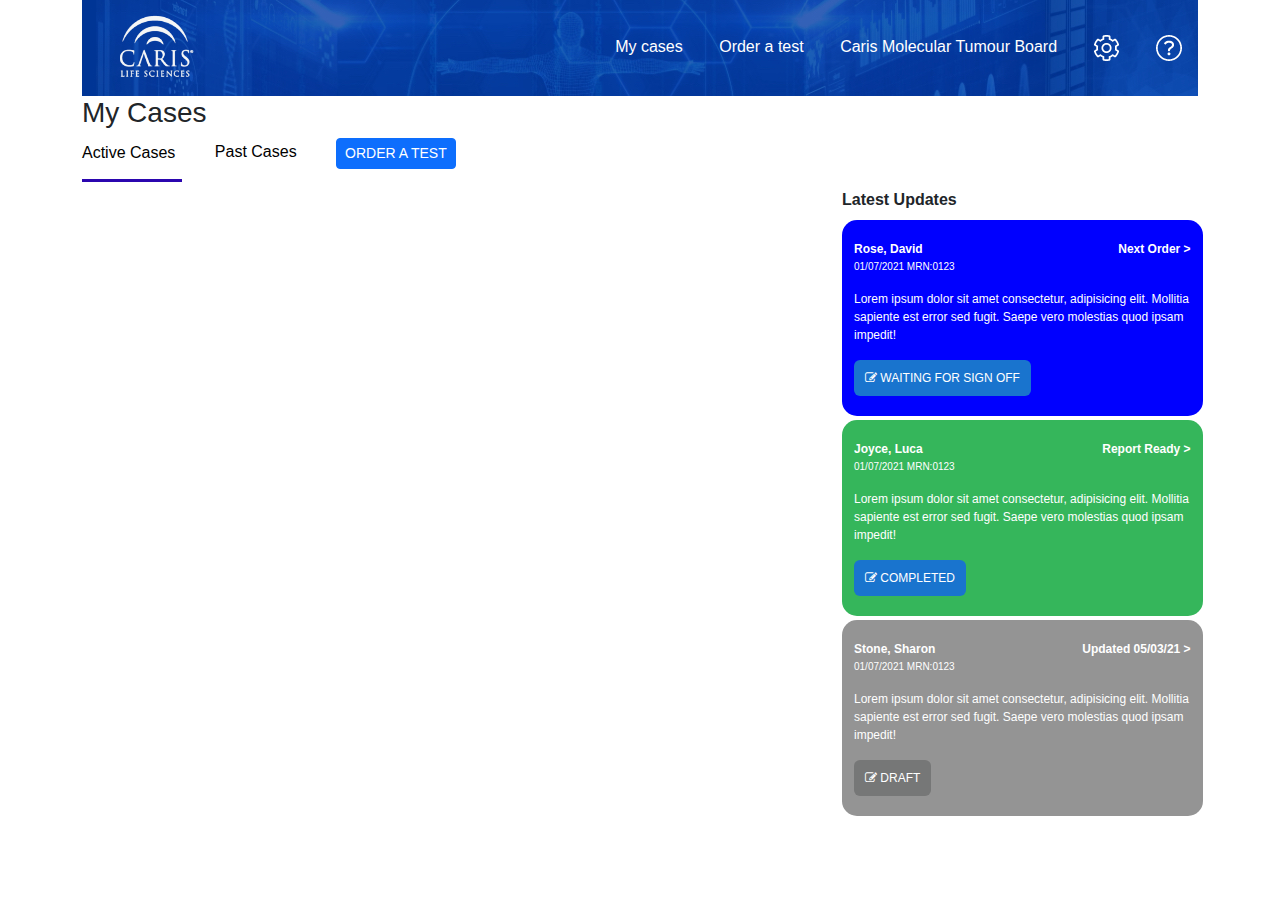
<file: index.html>
<!DOCTYPE html>
<html lang="en">
<head>
    <meta charset="UTF-8">
    <meta http-equiv="X-UA-Compatible" content="IE=edge">
    <meta name="viewport" content="width=device-width, initial-scale=1.0">
    <title>Document</title>
    <link rel="stylesheet" href="https://cdnjs.cloudflare.com/ajax/libs/font-awesome/4.7.0/css/font-awesome.min.css">
    <link rel="stylesheet" href="https://stackpath.bootstrapcdn.com/bootstrap/5.0.0-alpha1/css/bootstrap.min.css" >
    <link rel="stylesheet" href="style.css">

</head>
<body>
    <div class="container">
        <div class="row">
            <div class="col-12">
                <header>
                    <span id="logo"><img src="img/logo.png"></span>
                    <ul id="menu">
                        <li>My cases</li>
                        <li>Order a test</li>
                        <li>Caris Molecular Tumour Board</li>
                        <li id="settings"></li>
                        <li id="info"></li>
                    </ul>
                </header>
                <div id='main'>
                    <h3>My Cases</h3>
                    <a href="#">Active Cases</a> <a class="word-spacing" href="#" >Past Cases</a>
                    <button type="button" class="btn btn-primary btn-sm float-right">ORDER A TEST</button>
                     <p class="heading"></p>
                </div>
           </div>

        </div>
    </div>
     <div class="container">
         <div class="row">     
          <div class="col-md-8 offset-md-8">
              <p class="latest-hd">Latest Updates</p>

               <div class="updateprg-bl">
                 <div class="dr-next">
                    <p class="dr-name-l">Rose, David</p>
                    <p class="dr-name-r">Next Order ></p>
                 </div>
                <p class="dr-date">01/07/2021 MRN:0123 </p> 
                <p class="upd1">
                 Lorem ipsum dolor sit amet consectetur, adipisicing elit. Mollitia sapiente est error sed fugit. Saepe vero molestias quod ipsam impedit!</p>
                <button  class="btns-status-bl"><i class="fa fa-edit"></i> WAITING FOR SIGN OFF</button>
              </div>

              <div class="updateprg-g">
                <div class="dr-next">
                   <p class="dr-name-l">Joyce, Luca</p>
                   <p class="dr-name-r">Report Ready ></p>
                </div>
               <p class="dr-date">01/07/2021 MRN:0123 </p> 
               <p class="upd1">
                Lorem ipsum dolor sit amet consectetur, adipisicing elit. Mollitia sapiente est error sed fugit. Saepe vero molestias quod ipsam impedit!</p>
               <button  class="btns-status-bl"><i class="fa fa-edit"></i> COMPLETED </button>
             </div>

             
             <div class="updateprg-gr">
                <div class="dr-next">
                   <p class="dr-name-l">Stone, Sharon</p>
                   <p class="dr-name-r">Updated 05/03/21 ></p>
                </div>
               <p class="dr-date">01/07/2021 MRN:0123 </p> 
               <p class="upd1">
                Lorem ipsum dolor sit amet consectetur, adipisicing elit. Mollitia sapiente est error sed fugit. Saepe vero molestias quod ipsam impedit!</p>
               <button  class="btns-status-gr"><i class="fa fa-edit"></i> DRAFT </button>
             </div>
        
        </div>
     </div>

</body>
</html>
</file>
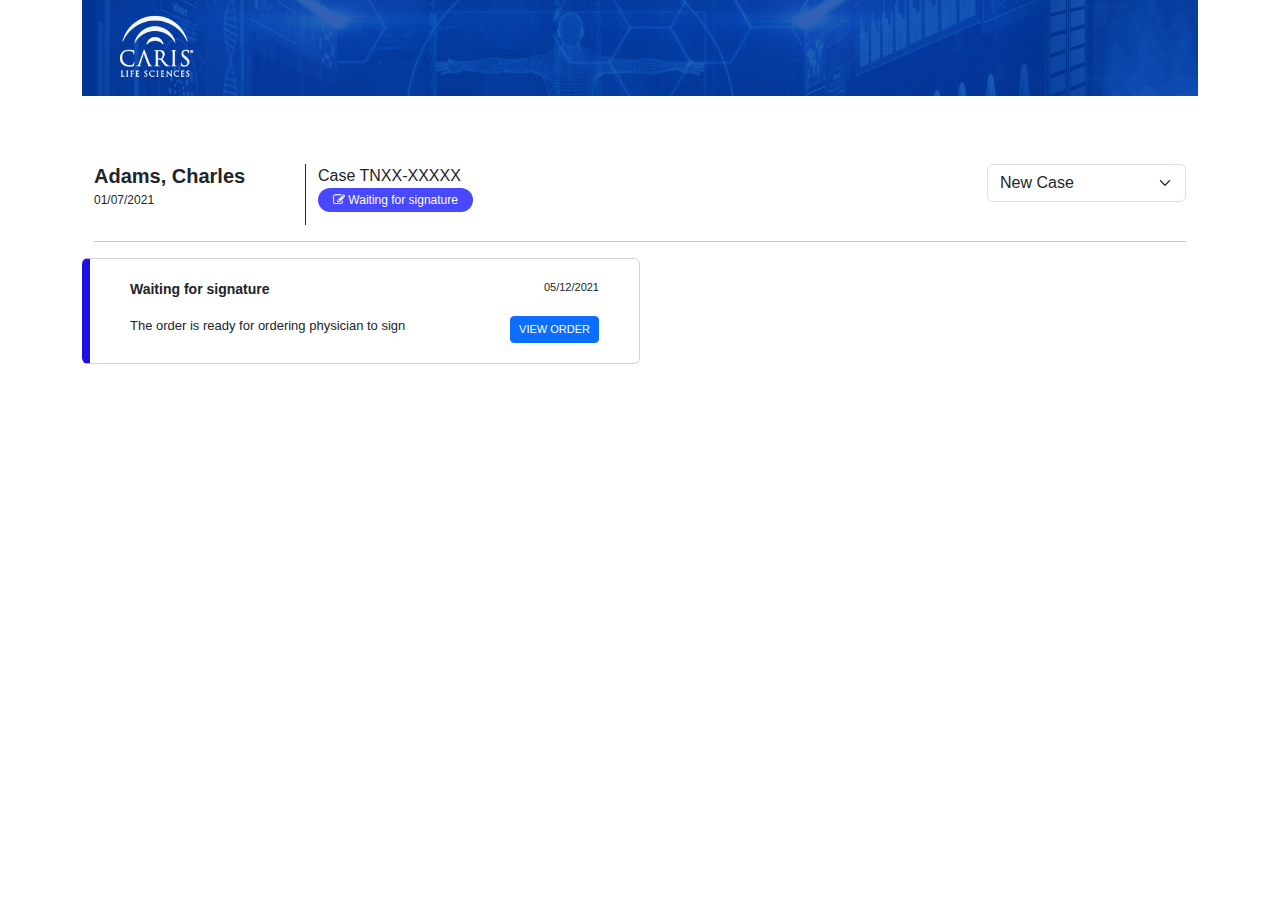
<file: index2.html>
<!DOCTYPE html>
<html lang="en">
<head>
    <meta charset="UTF-8">
    <meta http-equiv="X-UA-Compatible" content="IE=edge">
    <meta name="viewport" content="width=device-width, initial-scale=1.0">
    <title>Document</title>
    <link rel="stylesheet" href="https://cdnjs.cloudflare.com/ajax/libs/font-awesome/4.7.0/css/font-awesome.min.css">
    <link rel="stylesheet" href="https://stackpath.bootstrapcdn.com/bootstrap/5.0.0-alpha1/css/bootstrap.min.css" >
    <link rel="stylesheet" href="style.css">

</head>
<body>
    <div class="container">
        <div class="row">
            <div class="col-12">
                <header>
                    <span id="logo"><img src="img/logo.png"></span>
                    <ul id="menu">
                        <li>MY CASES</li>
                        <li>REQUEST MI TESTNG</li>
                        <li>CLINICAL TRIALS</li>
                        <li>FINANCIAL INFO</li>
                        <li>MOLECULAR TUMOR BOARD</li>
                        <li id="settings"></li>
                        <li id="info"></li>
                    </ul>
                </header>
        </div>
    </div>

    <div class="container">
        <div class="row">
          <div class="col-sm v-line" >
            <h5>Adams, Charles</h5>
            <p class="msg-date">01/07/2021 </p> 
          </div>
          <div class="col-sm" >
            <p>Case TNXX-XXXXX</p>
                <div class="status">
                    <button  class="btn-round"><i class="fa fa-edit"></i> Waiting for signature </button>
                </div>
          </div>
          <div class="col"></div>
          <div class="col"></div>
          <div class="col-sm">
          
            <select class="form-select">
                <option selected>New Case</option>
              </select>
          </div>
        </div>
        <hr>
      </div>
   
     <div class="container">
         <div class="row">     
          <div class="col-6 message "> 

              <div class="updateprg">
                <div class="dr-next">
                   <p class="msg-response">Waiting for signature</p>
                   <p class="msg-response-r">05/12/2021</p>
                </div>
               </div>
               <div class="dr-next">
               <p class="msg-p-text">The order is ready for ordering physician to sign</p>
                <button type="button" class="btn btn-primary btn-sm msg-response-r">VIEW ORDER</button>
               </div>
        </div>
     </div>
    </div>
</body>
</html>
</file>
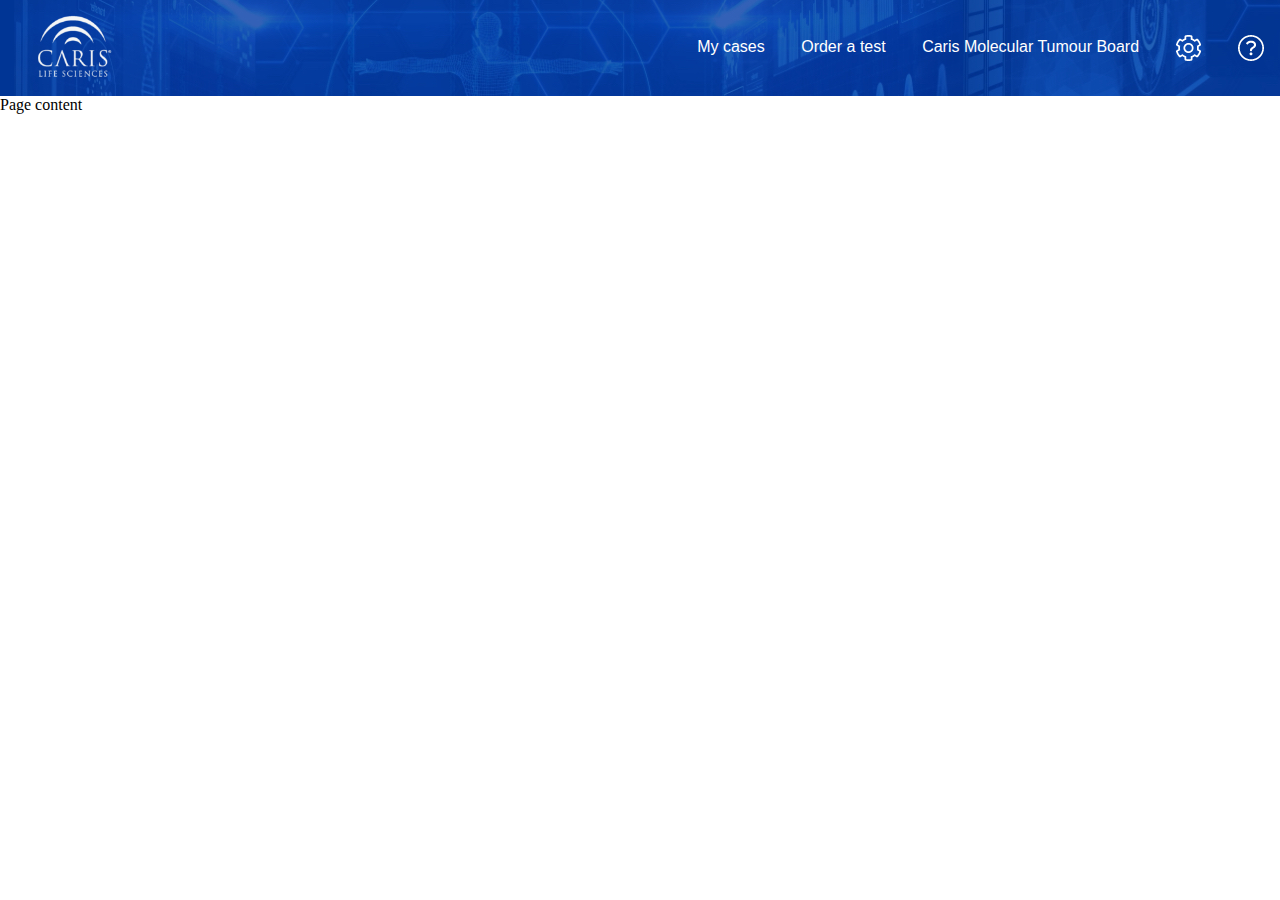
<file: html/header.html>
<html>
<head><title>MI Portal</title></head>
<style type="text/css">
	body{
		margin: 0;
	}
	header{
		background-image: url(img/bg-header.jpg);
		height: 96px;
		width: 100%;
		color: white;
		text-decoration: none;
		font-family: Arial, Helvetica, sans-serif;
	}
	#menu{
		display: inline-block;
		list-style-type: none;
		float: right;
		margin-top: 35px;
	}
	#menu li{
		display: inline-block;
		margin:  0 1rem;
	}
	#logo{
		background-image: url(img/logo.png);
		height: 77px;
		width: 146px;
		display: inline-block;
		background-repeat: no-repeat;
		margin-top: 10px;
	}
	#settings{
		background-image: url(img/cog.png);
		height: 26px;
		width: 26px;
		background-repeat: no-repeat;
		vertical-align: middle;
	}
	#info{
		background-image: url(img/question-circle.png);
		height: 26px;
		width: 26px;
		background-repeat: no-repeat;
		vertical-align: middle;
	}
	.menu-item{
		margin:  0 1rem;
	}
</style>
<body>
	<header>
		<span id="logo"></span>
		<ul id="menu">
			<li>My cases</li>
			<li>Order a test</li>
			<li>Caris Molecular Tumour Board</li>
			<li id="settings"></li>
			<li id="info"></li>
		</ul>
	</header>
	<div id='main'>Page content</div>
</body>
</html>
</file>
<file: style.css>
* {
    margin: 0;
    padding: 0;
    font-family: Arial, Helvetica, sans-serif;
}

header{
    background-image: url(img/bg-header.jpg);
    height: 96px;
    width: 100%;
    color: white;
    text-decoration: none;
}
#menu{
    display: inline-block;
    list-style-type: none;
    float: right;
    margin-top: 35px;
}
#menu li{
    display: inline-block;
    margin:  0 1rem;
}
#logo{
    background-image: url(img/logo.png);
    /* height: 77px;
    width: 146px; */
    display: inline-block;
    background-repeat: no-repeat;
    margin-top: 10px;
}
#settings{
    background-image: url(img/cog.png);
    height: 26px;
    width: 26px;
    background-repeat: no-repeat;
    vertical-align: middle;
}
#info{
    background-image: url(img/question-circle.png);
    height: 26px;
    width: 26px;
    background-repeat: no-repeat;
    vertical-align: middle;
}
.menu-item{
    margin:  0 1rem;
}
.heading {
    font-size:21px;
    font-weight: 500;
}
.heading::before {
    content:'';
    background: #2b06af;
    height:3px;
    width:100px;
    margin-left:0;
    display: block;
    transform: translateY(10px);
}
a {
    color: black;
    text-decoration: none;
}
.updateprg-bl {
    width: 49%;
    background:#0000FF;
    color:white;
    border-radius: 15px;
    margin-top: -1%;
    margin-bottom: .5%; 
    padding: 20px 12px; 
    box-sizing: border-box;
    transition: 0.5s;
}
.updateprg-g {
    width: 49%;
    background:#35b65b;
    color:white;
    border-radius: 15px;
    margin-bottom: .5%;
    padding: 20px 12px; 
    box-sizing: border-box;
    transition: 0.5s;
}
.updateprg-gr {
    width: 49%;
    background:#949494;
    color:white;
    border-radius: 15px;
    margin-bottom: 1%;
    padding: 20px 12px; 
    box-sizing: border-box;
    transition: 0.5s;
}
.updateprg:hover{
    box-shadow: 0 4px 8px 0 rgba(0, 0, 0, 0.2), 0 6px 20px 0 rgba(0, 0, 0, 0.19);
}
.latest-hd{
    font-weight: bold;
}
.dr-name-l{
    font-weight: bold;
    font-size: 12px;
    float:left;
}
.dr-name-r{
    font-weight: bold;
    font-size: 12px;
    float:right;
}
.dr-date{
    margin-top: -15px;
    font-size: 10px;
}
.dr-next{
    overflow: hidden;
}
.word-spacing {
     margin: 35px;
     
}
.btns-status-bl {
    background-color: rgb(25, 116, 206);
    border: none;
    color: white;
    padding: 9px 11px;
    border-radius: 6px;
    font-size: 12px;
    cursor: pointer;
  }
  .btns-status-bl:hover {
    background-color: rgb(47, 47, 247);
  }
  .btns-status-gr {
    background-color: rgb(118, 119, 119);
    border: none;
    color: white;
    padding: 9px 11px;
    border-radius: 6px;
    font-size: 12px;
    cursor: pointer;
  }
.btns-status-gr:hover {
    background-color: rgb(81, 81, 82);
  }
 
  p.upd1 {
    font-size: 12px;
  }
  .message{
    background: white;
    padding: 20px 40px;
    min-width: 120px;
    border-style: solid;
    border-width: 1px; 
    border-color: rgb(210, 210, 221); 
    border-radius: 6px;
    border-left: 8px solid #1f11e4;
  }
  .msg-p-hdr{
    font-weight: bold;
    font-size: 16px;
    float:left;
}
.msg-p-text{
    font-weight: normal;
    font-size: 13px;
    float:left;
    margin:0;
}
h4 {
    font-weight: bold;
    font-size: 15px;
}
h5 {
    font-weight: bold;
    font-size: 20px;
}
.updateprgl {
    width: 49%;
    color:white;
    border-radius: 15px;
    margin-top: -1%;
    margin-bottom: .5%; 
    padding: 20px 12px; 
    box-sizing: border-box;
    transition: 0.5s;
}
.msg-response{
    font-weight: bold;
    font-size: 14px;
    float:left;
}
.msg-response-r{
    font-weight:normal;
    font-size: 11px;
    float:right;
}
.vertical-line {
    border-left: 6px solid green;
    height: 500px;
    /* position: absolute; */
    left: 50%;
    margin-left: 6px;
}
.btn-round {
    box-shadow: none;
    padding: 3px 15px;
    border: none;
    border-radius: 20px;
    color:white;
    font-size: 12px;
    background-color: rgb(72, 72, 253);
}
.msg-date{
    margin-top: -5px;
    font-size: 12px;
}
.status {
    margin-top: -17px;
}
.v-line {
 border-right: 1px solid;
}
</file>
